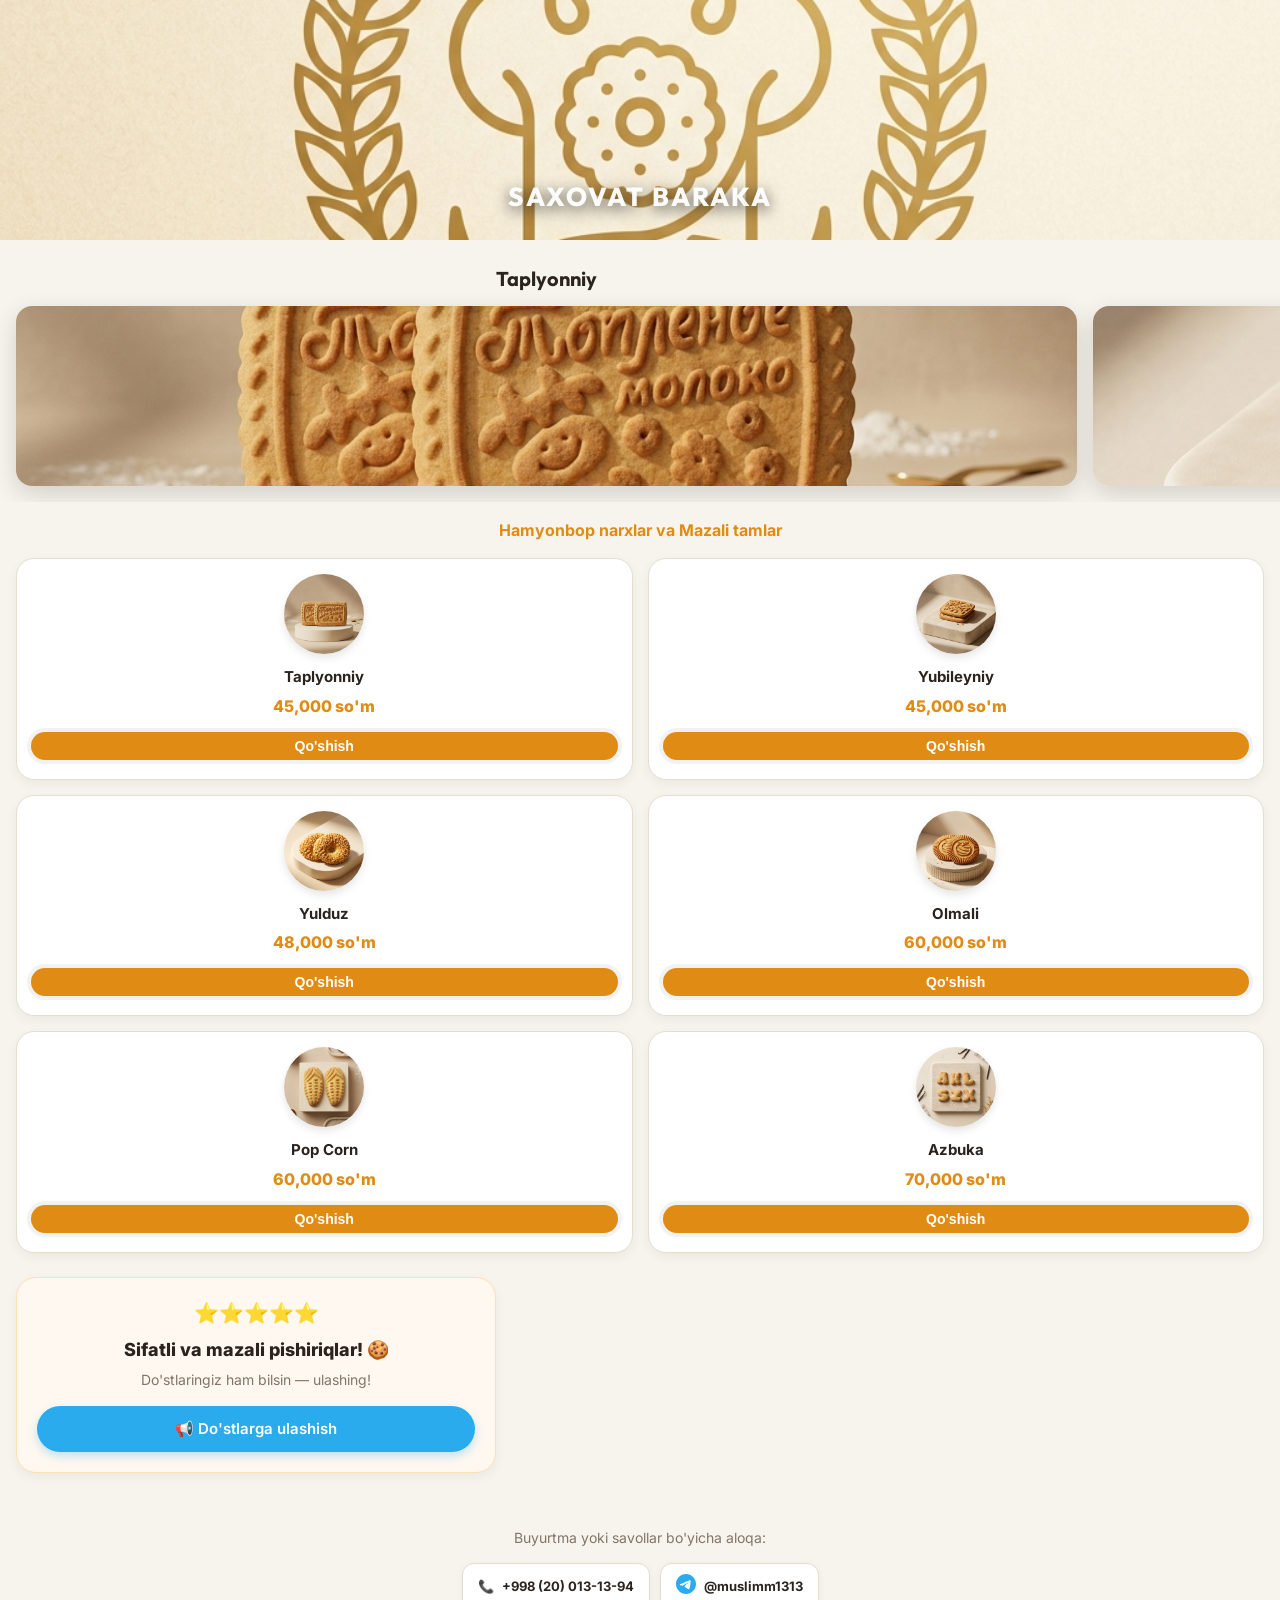
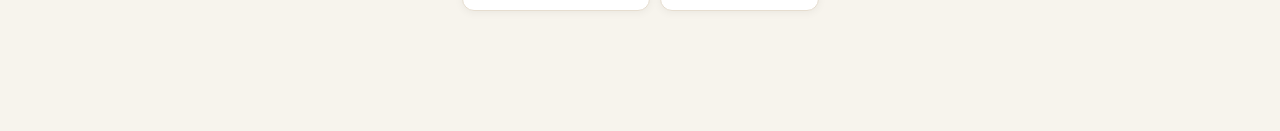
<file: docs/index.html>
<!DOCTYPE html>
<html lang="uz">
<head>
    <meta charset="UTF-8">
    <meta name="viewport" content="width=device-width, initial-scale=1.0, maximum-scale=1.0, user-scalable=no">
    <title>Saxovat Baraka - Online Market</title>
    <meta property="og:title" content="Saxovat Baraka - Sifatli va mazali pishiriqlar! 🍪">
    <meta property="og:description" content="Mazali va hamyonbop pishiriqlar buyurtma berish uchun onlayn do'kon.">
    <meta property="og:image" content="https://muslim1313.github.io/bakery-bot-crm/assets/promo_share.png">
    <meta property="og:url" content="https://muslim1313.github.io/bakery-bot-crm/">
    <meta name="twitter:card" content="summary_large_image">
    <link rel="stylesheet" href="style.css?v=1.9">
    <script src="https://telegram.org/js/telegram-web-app.js"></script>
    <link href="https://fonts.googleapis.com/css2?family=Inter:wght@400;600;800&family=Outfit:wght@500;700;800&display=swap" rel="stylesheet">
</head>
<body class="loading">
    <div id="loader" class="loader-overlay">
        <div class="spinner"></div>
    </div>

    <!-- Eski Banner-Header -->
    <div class="header banner-header">
        <div class="banner-wrapper">
            <img src="assets/logo.png" alt="Logo">
            <div class="logo-text">SAXOVAT BARAKA</div>
        </div>
    </div>

    <main id="app">
        <!-- Eski Slayder -->
        <div class="top-slider" id="topSlider">
            <!-- JavaScript orqali joylashtiriladi -->
        </div>

        <p class="subtitle-text">Hamyonbop narxlar va Mazali tamlar</p>

        <section class="product-grid" id="productGrid">
            <!-- Products will be injected here by app.js -->
        </section>

        <div class="social-proof-block">
            <div class="social-proof-stars">⭐⭐⭐⭐⭐</div>
            <div class="social-proof-title">Sifatli va mazali pishiriqlar! 🍪</div>
            <div class="social-proof-desc">Do'stlaringiz ham bilsin — ulashing!</div>
            <a
                id="shareBtn"
                class="social-proof-btn"
                href="https://t.me/share/url?url=https%3A%2F%2Ft.me%2FSaxovataBaraka_buyurtma_bot&text=Mazali%20va%20hamyonbop%20pishiriqlar%20buyurtma%20berish%20uchun%20bot"
                target="_blank"
                rel="noopener noreferrer"
                style="display:block; text-align:center; text-decoration:none;"
            >📢 Do'stlarga ulashish</a>
        </div>

        <!-- Eski Kontakt qismi -->
        <div class="contact-info">
            <p>Buyurtma yoki savollar bo'yicha aloqa:</p>
            <div class="contact-links">
                <a href="tel:+998200131394" class="c-link">
                    <span class="icon">📞</span> +998 (20) 013-13-94
                </a>
                <a href="https://t.me/muslimm1313" class="c-link" target="_blank">
                    <span class="icon">
                        <svg width="20" height="20" viewBox="0 0 24 24" fill="#2AABEE" xmlns="http://www.w3.org/2000/svg">
                            <path d="M12 0C5.373 0 0 5.373 0 12s5.373 12 12 12 12-5.373 12-12S18.627 0 12 0zm5.562 8.161c-.18.1.417 4.542-1.321 8.875-.168.9-.499 1.201-.82 1.23-.696.065-1.225-.46-1.9-.902-1.056-.693-1.653-1.124-2.678-1.8-1.185-.78-.417-1.21.258-1.91.177-.184 3.247-2.977 3.307-3.23.007-.032.014-.15-.056-.212s-.174-.041-.249-.024c-.106.024-1.793 1.14-5.061 3.345-.48.33-.913.49-1.302.48-.428-.008-1.252-.241-1.865-.44-.752-.245-1.349-.374-1.297-.789.027-.216.325-.437.896-.667 3.498-1.524 5.83-2.529 6.998-3.014 3.332-1.386 4.025-1.627 4.476-1.635.1-.002.321.023.465.14.144.117.165.25.171.325.016.093.036.306.02.472z"/>
                        </svg>
                    </span> @muslimm1313
                </a>
            </div>
        </div>
    </main>

    <!-- Yangi Savatcha Paneli (V2 uslubida) -->
    <div id="cartBar" class="cart-bar hidden">
        <div class="cart-info">
            <span id="cartCount">0 dona</span>
            <span id="cartTotal">0 so'm</span>
        </div>
        <button id="orderBtn" class="premium-btn">Buyurtma berish</button>
    </div>

    <!-- Yangi Buyurtma Oynasi (V2 uslubida) -->
    <div id="orderModal" class="modal-overlay hidden">
        <div class="modal-content glass">
            <h3>Buyurtma tafsilotlari</h3>
            <div id="cartItems" class="modal-items"></div>
            
            <div class="input-group">
                <label>Ismingiz:</label>
                <input type="text" id="userName" placeholder="Ismingizni kiriting">
            </div>

            <div class="input-group">
                <label>Telefon raqam:</label>
                <input type="tel" id="userPhone" placeholder="+998901234567">
            </div>

            <div class="input-group">
                <label>Do'kon nomi:</label>
                <input type="text" id="userStore" placeholder="Chorsu bozor 5-do'kon">
            </div>

            <p class="loc-hint">Manzilingizni aniqlash uchun geolokatsiyadan foydalanamiz.</p>

            <div class="modal-actions">
                <button id="closeModal" class="secondary-btn">Orqaga</button>
                <button id="submitOrder" class="premium-btn">Tasdiqlash</button>
            </div>
        </div>
    </div>

    <script src="app.js?v=2.5"></script>
</body>
</html>
</file>
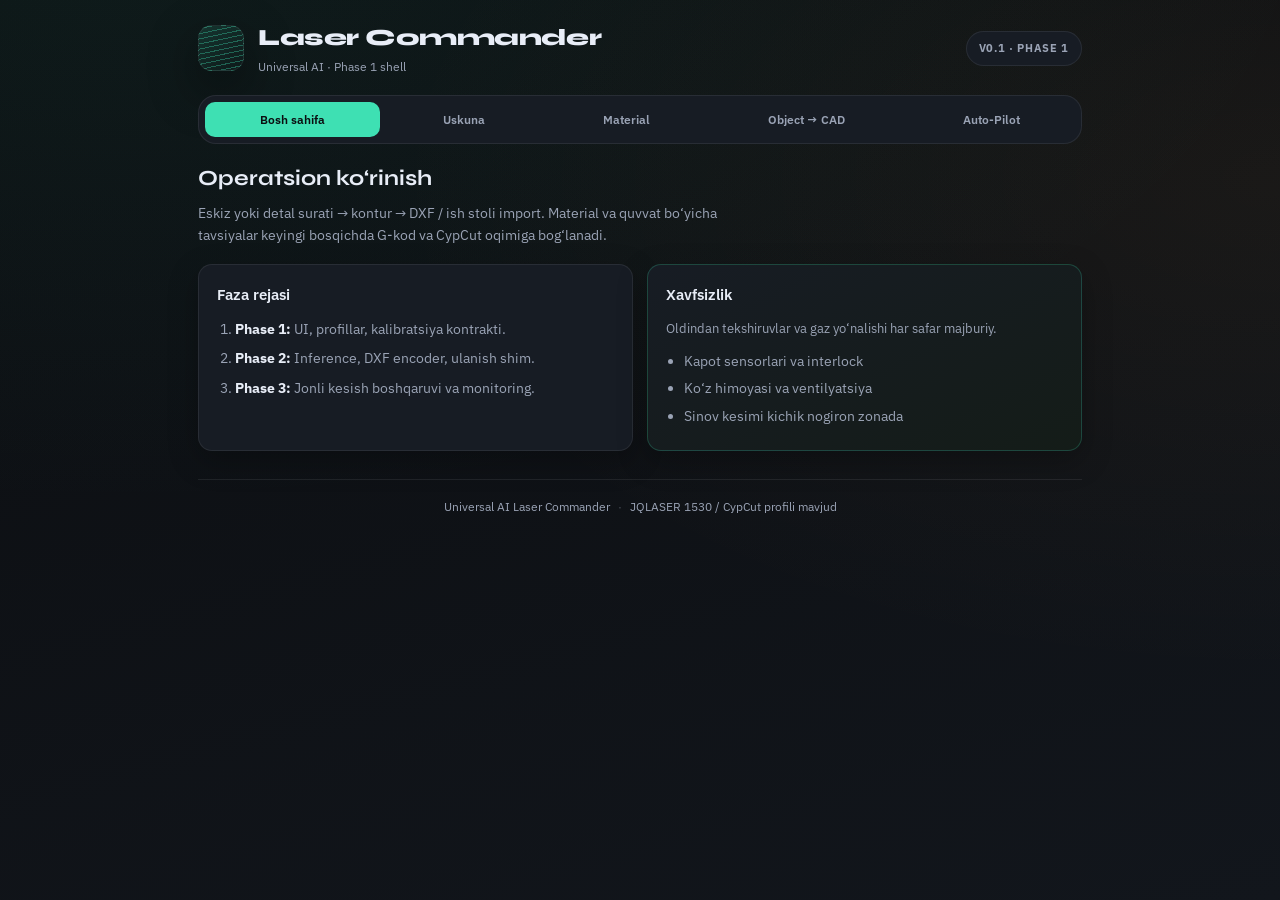
<file: laser-commander/index.html>
<!DOCTYPE html>
<html lang="uz" class="lc-loading">
<head>
    <meta charset="UTF-8">
    <meta name="viewport" content="width=device-width, initial-scale=1.0, maximum-scale=1.0, user-scalable=no">
    <title>Universal AI Laser Commander</title>
    <meta name="description" content="Object-to-CAD, uskuna profillari va aqlli kesish parametrlari">
    <link rel="stylesheet" href="style.css?v=laser-1">
    <script src="https://telegram.org/js/telegram-web-app.js"></script>
    <link rel="preconnect" href="https://fonts.googleapis.com">
    <link rel="preconnect" href="https://fonts.gstatic.com" crossorigin>
    <link href="https://fonts.googleapis.com/css2?family=IBM+Plex+Sans:wght@400;500;600&family=Syne:wght@600;700;800&family=JetBrains+Mono:wght@400;500&display=swap" rel="stylesheet">
</head>
<body>
    <div id="loader" class="lc-loader" aria-hidden="true">
        <div class="lc-loader__ring"></div>
        <p>Yuklanmoqda…</p>
    </div>

    <div class="lc-shell">
        <header class="lc-header">
            <div class="lc-brand">
                <span class="lc-brand__mark" aria-hidden="true"></span>
                <div>
                    <h1 class="lc-brand__title">Laser Commander</h1>
                    <p class="lc-brand__tag">Universal AI · Phase 1 shell</p>
                </div>
            </div>
            <span class="lc-version-pill" title="Phase 1 UI">v0.1 · Phase 1</span>
        </header>

        <nav class="lc-nav" aria-label="Asosiy menyu">
            <button type="button" class="lc-nav__btn lc-nav__btn--active" data-nav="dashboard" aria-current="page">Bosh sahifa</button>
            <button type="button" class="lc-nav__btn" data-nav="equipment">Uskuna</button>
            <button type="button" class="lc-nav__btn" data-nav="materials">Material</button>
            <button type="button" class="lc-nav__btn" data-nav="object-cad">Object → CAD</button>
            <button type="button" class="lc-nav__btn" data-nav="autopilot">Auto-Pilot</button>
        </nav>

        <main class="lc-main">
            <section class="lc-panel" data-view="dashboard">
                <h2 class="lc-h2">Operatsion ko‘rinish</h2>
                <p class="lc-lead">
                    Eskiz yoki detal surati → kontur → DXF / ish stoli import.
                    Material va quvvat bo‘yicha tavsiyalar keyingi bosqichda G-kod va CypCut oqimiga bog‘lanadi.
                </p>
                <div class="lc-grid-2">
                    <article class="lc-card">
                        <h3>Faza rejasi</h3>
                        <ol class="lc-ol">
                            <li><strong>Phase 1:</strong> UI, profillar, kalibratsiya kontrakti.</li>
                            <li><strong>Phase 2:</strong> Inference, DXF encoder, ulanish shim.</li>
                            <li><strong>Phase 3:</strong> Jonli kesish boshqaruvi va monitoring.</li>
                        </ol>
                    </article>
                    <article class="lc-card lc-card--accent">
                        <h3>Xavfsizlik</h3>
                        <p class="lc-muted">Oldindan tekshiruvlar va gaz yo‘nalishi har safar majburiy.</p>
                        <ul class="lc-list">
                            <li>Kapot sensorlari va interlock</li>
                            <li>Ko‘z himoyasi va ventilyatsiya</li>
                            <li>Sinov kesimi kichik nogiron zonada</li>
                        </ul>
                    </article>
                </div>
            </section>

            <section class="lc-panel" data-view="equipment" hidden>
                <h2 class="lc-h2">Uskunani tanlash</h2>
                <p class="lc-lead">
                    Model tanlanganda ish maydoni, boshqaruv oilasi va CAD chiqishlari avtomatik moslanadi.
                    <strong>JQLASER 1530</strong> uchun <strong>CypCut</strong> profili quyida kengaytirilgan.
                </p>
                <div class="lc-field">
                    <label for="hardware-select">Faol profil</label>
                    <select id="hardware-select" class="lc-select"></select>
                </div>
                <article id="hardware-detail" class="lc-card lc-card--detail"></article>
            </section>

            <section class="lc-panel" data-view="materials" hidden>
                <h2 class="lc-h2">Material sozlamalari</h2>
                <p class="lc-lead">
                    Material va qalinlik bo‘yicha boshlang‘ich kesish rejimi.
                    AI tavsiyasi hozircha heuristik; Phase 2 da model bilan almashtiriladi.
                </p>
                <div class="lc-form-row">
                    <div class="lc-field">
                        <label for="material-select">Material</label>
                        <select id="material-select" class="lc-select"></select>
                    </div>
                    <div class="lc-field">
                        <label for="thickness-input">Qalinlik (mm)</label>
                        <input type="number" id="thickness-input" class="lc-input" min="0.1" step="0.1" value="3">
                    </div>
                    <div class="lc-field">
                        <label for="power-kw-select">Nominal lazer (kW)</label>
                        <select id="power-kw-select" class="lc-select"></select>
                    </div>
                </div>
                <button type="button" id="btn-refresh-ai-params" class="lc-btn lc-btn--primary">AI tavsiyasini yangilash</button>

                <article class="lc-card lc-card--smart">
                    <header class="lc-card__head">
                        <h3>Aqlli parametrlar</h3>
                        <span class="lc-chip lc-chip--pulse">Demo rejimi</span>
                    </header>
                    <div id="smart-params-body"></div>
                </article>
            </section>

            <section class="lc-panel" data-view="object-cad" hidden>
                <h2 class="lc-h2">Object → CAD · masshtablash moduli</h2>
                <p class="lc-lead">
                    Yuklangan surat konturlari va fizik o‘lcham bilan bog‘lanadi.
                    Kalibratsiya: ma’lum uzunlikni piksellarda ko‘rsating.
                </p>

                <div class="lc-upload">
                    <label class="lc-upload__zone">
                        <input type="file" id="part-photo-input" accept="image/*" hidden>
                        <span class="lc-upload__title">Detal / eskiz fotosi</span>
                        <span class="lc-upload__hint">PNG, JPG — Phase 2 da RAW / multispectral</span>
                    </label>
                </div>

                <div class="lc-form-row">
                    <div class="lc-field">
                        <label for="ref-mm">Etalon uzunlik (mm)</label>
                        <input type="number" id="ref-mm" class="lc-input" placeholder="masalan 50" min="0">
                    </div>
                    <div class="lc-field">
                        <label for="ref-px">Shu uzunlik suratda (px)</label>
                        <input type="number" id="ref-px" class="lc-input" placeholder="masalan 240" min="1">
                    </div>
                </div>

                <button type="button" id="btn-run-analysis" class="lc-btn lc-btn--primary">Tahlil (stub) ishga tushirish</button>
                <p id="object-cad-status" class="lc-status" aria-live="polite"></p>
                <div id="object-cad-detail" class="lc-sub"></div>

                <article class="lc-card">
                    <h3>Konveyor bosqichlari</h3>
                    <ul id="pipeline-overview" class="lc-pipeline"></ul>
                </article>
            </section>

            <section class="lc-panel" data-view="autopilot" hidden>
                <h2 class="lc-h2">Auto-Pilot kesish</h2>
                <p class="lc-lead">
                    Uskunaga to‘g‘ridan-to‘g‘ri buyruq — ulanish holati va watchdog keyingi bosqichda.
                </p>
                <div class="lc-connect-row">
                    <span id="conn-chip" class="lc-chip lc-chip--bad">Ulanmagan</span>
                    <span class="lc-muted">Bridge: Phase 2</span>
                </div>
                <div class="lc-card lc-card--ghost">
                    <p><strong>Sessiya:</strong> faol profil va material parametrlari xotirada.</p>
                    <button type="button" class="lc-btn lc-btn--danger" disabled>Kesishni boshlash (disable)</button>
                    <p class="lc-disclaimer">Jonli boshqaruv faqat sinov zonasi va qoidalari tasdiqlangach yoqiladi.</p>
                </div>
            </section>
        </main>

        <footer class="lc-footer">
            <span>Universal AI Laser Commander</span>
            <span class="lc-footer__sep">·</span>
            <span>JQLASER 1530 / CypCut profili mavjud</span>
        </footer>
    </div>

    <script type="module" src="laser-app.js?v=laser-1"></script>
</body>
</html>
</file>
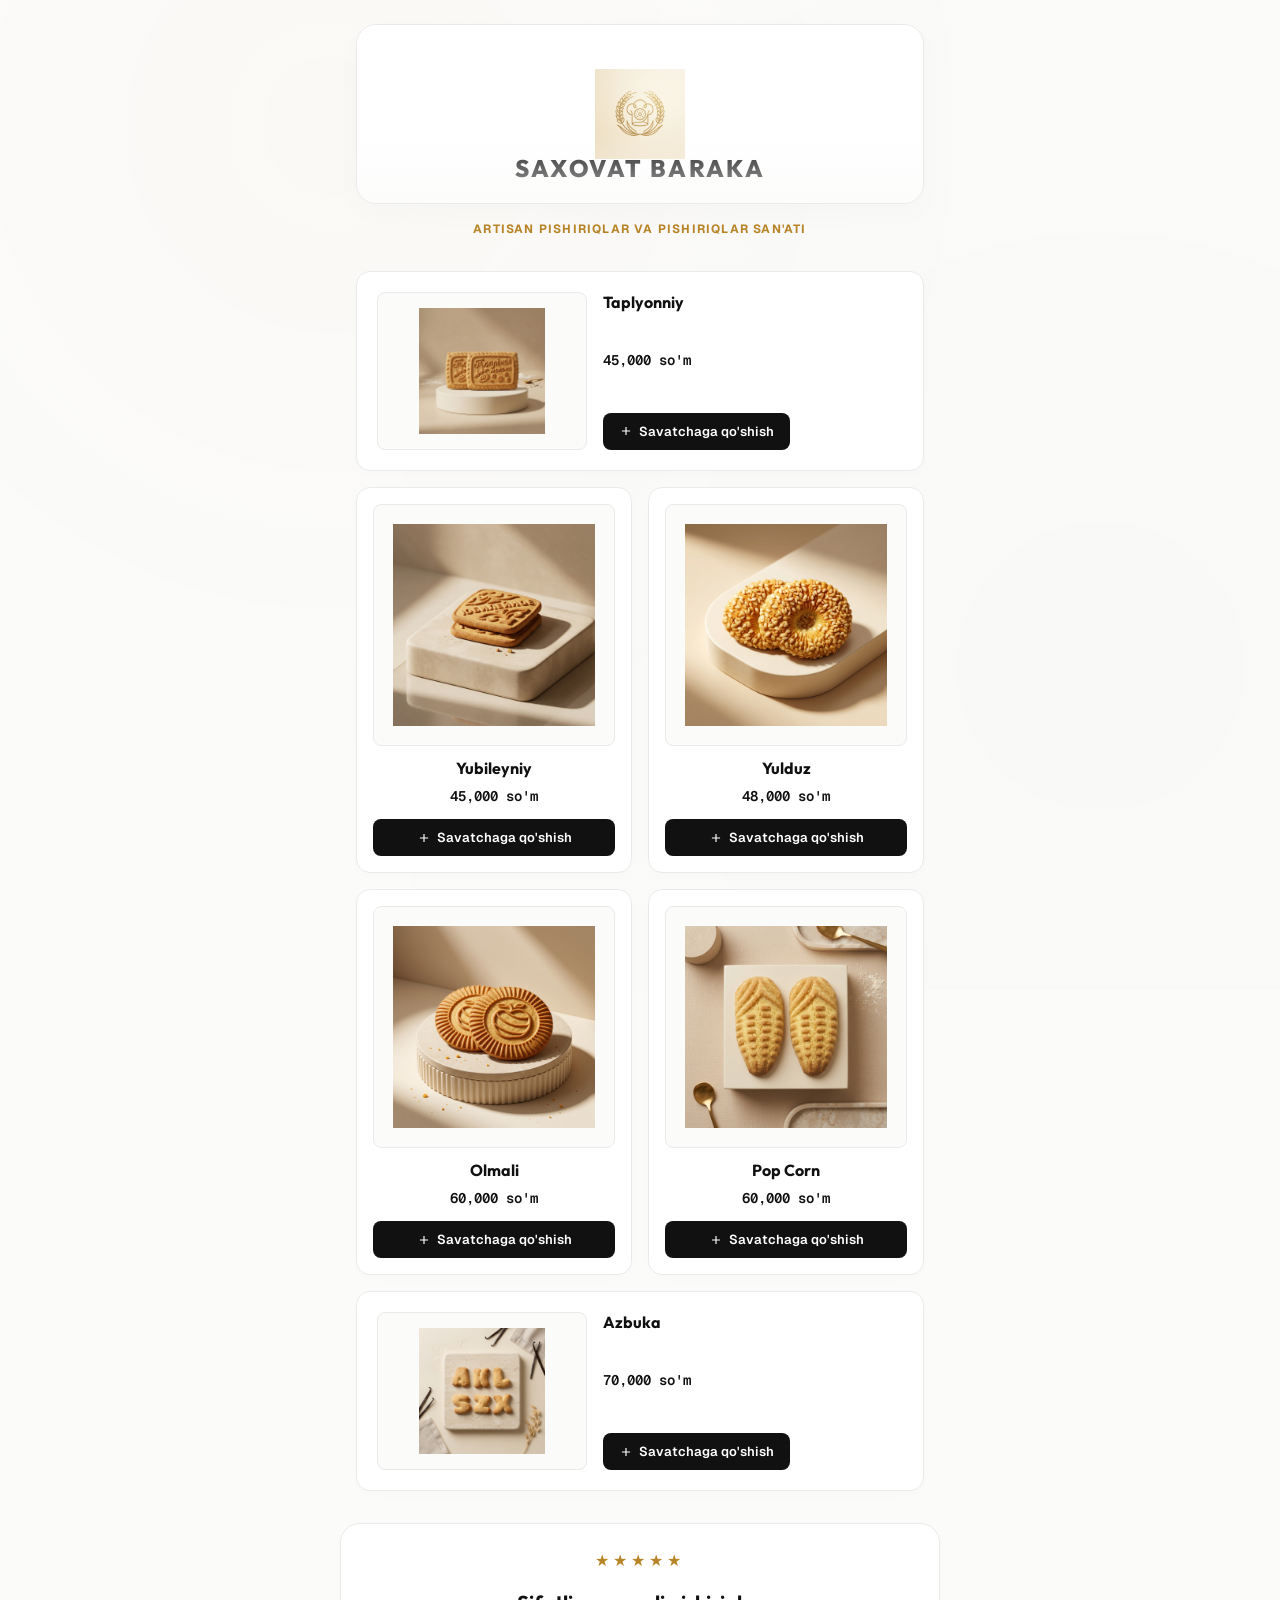
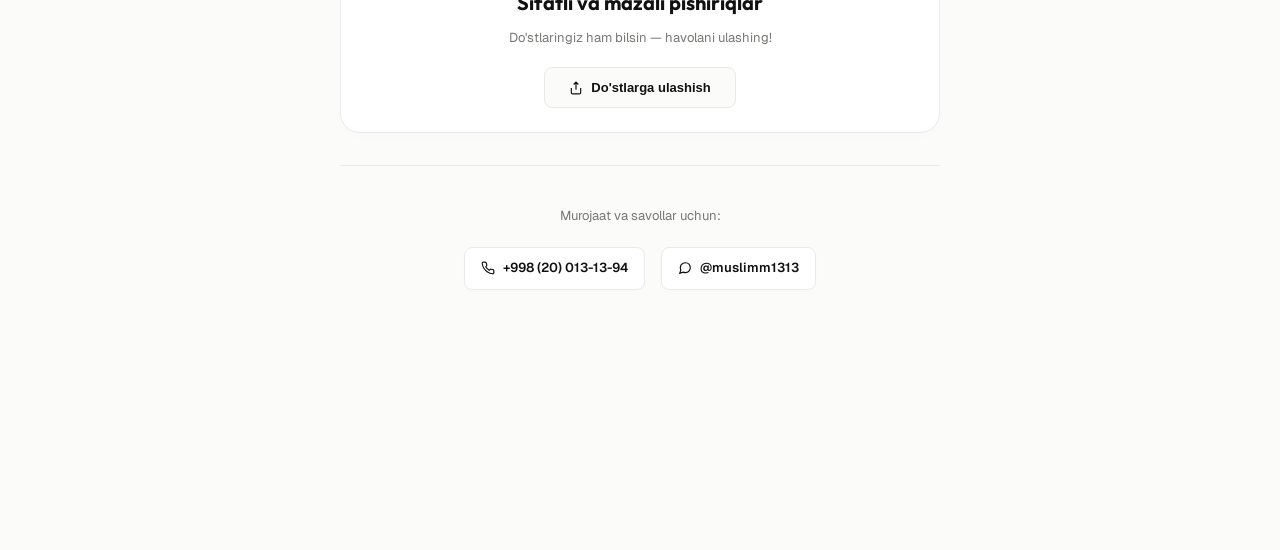
<file: webapp/index.html>
<!DOCTYPE html>
<html lang="uz">
<head>
    <meta charset="UTF-8">
    <meta name="viewport" content="width=device-width, initial-scale=1.0, maximum-scale=1.0, user-scalable=no">
    <title>Saxovat Baraka — Premium Artisan Market</title>
    <meta property="og:title" content="Saxovat Baraka - Sifatli va mazali pishiriqlar!">
    <meta property="og:description" content="Mazali va hamyonbop pishiriqlar buyurtma berish uchun onlayn do'kon.">
    <meta property="og:image" content="https://muslim1313.github.io/bakery-bot-crm/assets/promo_share.png">
    <meta property="og:url" content="https://muslim1313.github.io/bakery-bot-crm/">
    <meta name="twitter:card" content="summary_large_image">
    <!-- Premium Fonts -->
    <link href="https://fonts.googleapis.com/css2?family=Outfit:wght@400;500;600;700;800&family=Geist+Mono:wght@400;600&family=Geist:wght@400;500;600&display=swap" rel="stylesheet">
    <link rel="stylesheet" href="style.css">
    <script src="https://telegram.org/js/telegram-web-app.js"></script>
    <script src="https://cdnjs.cloudflare.com/ajax/libs/gsap/3.12.2/gsap.min.js"></script>
</head>
<body class="loading-state">
    <!-- Premium Skeletal Loader Overlay -->
    <div id="loader" class="loader-overlay">
        <div class="loader-container">
            <div class="skeleton skeleton-logo"></div>
            <div class="skeleton skeleton-title"></div>
            <div class="skeleton skeleton-subtitle"></div>
        </div>
    </div>

    <!-- Background Ambient Glow -->
    <div class="ambient-glow"></div>

    <div class="app-container">
        <!-- Premium Brand Header -->
        <header class="banner-header">
            <div class="banner-wrapper">
                <img src="assets/logo.png" alt="Saxovat Baraka Logo">
                <h1 class="logo-text">SAXOVAT BARAKA</h1>
            </div>
            <p class="subtitle-text">Artisan pishiriqlar va pishiriqlar san'ati</p>
        </header>

        <!-- Asymmetrical Bento Grid -->
        <main class="product-grid" id="productGrid">
            <!-- Skeleton cards for loading state -->
            <div class="product-card skeleton-card">
                <div class="skeleton skeleton-img"></div>
                <div class="skeleton skeleton-text-h"></div>
                <div class="skeleton skeleton-text-p"></div>
            </div>
            <div class="product-card skeleton-card">
                <div class="skeleton skeleton-img"></div>
                <div class="skeleton skeleton-text-h"></div>
                <div class="skeleton skeleton-text-p"></div>
            </div>
        </main>

        <!-- Social Proof & Sharing Section (Anti-Emoji, Clean SVG Icon) -->
        <section class="social-proof-block">
            <div class="social-proof-stars">
                ★★★★★
            </div>
            <h3 class="social-proof-title">Sifatli va mazali pishiriqlar</h3>
            <p class="social-proof-desc">Do'stlaringiz ham bilsin — havolani ulashing!</p>
            <button id="shareBtn" class="social-proof-btn">
                <svg class="icon" viewBox="0 0 24 24" fill="none" stroke="currentColor" stroke-width="2" style="width: 14px; height: 14px; margin-right: 8px;"><path d="M4 12v8a2 2 0 0 0 2 2h12a2 2 0 0 0 2-2v-8M16 6l-4-4-4 4M12 2v13"/></svg>
                Do'stlarga ulashish
            </button>
        </section>

        <!-- Contact Section -->
        <footer class="contact-info">
            <p>Murojaat va savollar uchun:</p>
            <div class="contact-links">
                <a href="tel:+998200131394" class="c-link">
                    <span class="icon">
                        <svg viewBox="0 0 24 24" fill="none" stroke="currentColor" stroke-width="2" style="width: 14px; height: 14px;"><path d="M22 16.92v3a2 2 0 0 1-2.18 2 19.79 19.79 0 0 1-8.63-3.07 19.5 19.5 0 0 1-6-6 19.79 19.79 0 0 1-3.07-8.67A2 2 0 0 1 4.11 2h3a2 2 0 0 1 2 1.72 12.84 12.84 0 0 0 .7 2.81 2 2 0 0 1-.45 2.11L8.09 9.91a16 16 0 0 0 6 6l1.27-1.27a2 2 0 0 1 2.11-.45 12.84 12.84 0 0 0 2.81.7A2 2 0 0 1 22 16.92z"/></svg>
                    </span>
                    <span>+998 (20) 013-13-94</span>
                </a>
                <a href="https://t.me/muslimm1313" class="c-link" target="_blank">
                    <span class="icon">
                        <svg viewBox="0 0 24 24" fill="none" stroke="currentColor" stroke-width="2" style="width: 14px; height: 14px;"><path d="M21 11.5a8.38 8.38 0 0 1-.9 3.8 8.5 8.5 0 0 1-7.6 4.7 8.38 8.38 0 0 1-3.8-.9L3 21l1.9-5.7a8.38 8.38 0 0 1-.9-3.8 8.5 8.5 0 0 1 4.7-7.6 8.38 8.38 0 0 1 3.8-.9h.5a8.48 8.48 0 0 1 8 8v.5z"/></svg>
                    </span>
                    <span>@muslimm1313</span>
                </a>
            </div>
        </footer>
    </div>

    <!-- Floating Mac-Style Dock/Cart Bar -->
    <div id="cartBar" class="cart-bar hidden">
        <div class="cart-info">
            <span id="cartCount">0 dona</span>
            <span id="cartTotal">0 so'm</span>
        </div>
        <button id="orderBtn" class="premium-btn">
            Buyurtma berish
            <svg viewBox="0 0 24 24" fill="none" stroke="currentColor" stroke-width="2" style="width: 14px; height: 14px; margin-left: 8px; display: inline-block; vertical-align: middle;"><polyline points="9 18 15 12 9 6"/></svg>
        </button>
    </div>

    <!-- Styled Full-Screen Order Modal (Anti-Card overlap) -->
    <div id="orderModal" class="modal-overlay hidden">
        <div class="modal-content">
            <h3>Buyurtma tafsilotlari</h3>
            
            <div id="cartItems" class="modal-items"></div>

            <div class="form-container" style="display: flex; flex-direction: column; gap: 16px;">
                <div class="input-group">
                    <label for="userName">Ismingiz</label>
                    <input type="text" id="userName" placeholder="Ismingizni kiriting" autocomplete="name">
                </div>

                <div class="input-group">
                    <label for="userPhone">Telefon raqamingiz</label>
                    <input type="tel" id="userPhone" placeholder="+998901234567" autocomplete="tel">
                </div>

                <div class="input-group">
                    <label for="userStore">Do'koningiz nomi va raqami</label>
                    <input type="text" id="userStore" placeholder="Masalan: Chorsu bozor, 5-do'kon">
                </div>
            </div>

            <p class="loc-hint">
                Buyurtmangizni tezroq yetkazish uchun joylashuvingiz avtomatik aniqlanadi.
            </p>

            <footer class="modal-actions">
                <button id="closeModal" class="secondary-btn" style="flex: 1; height: 44px;">
                    Yopish
                </button>
                <button id="submitOrder" class="premium-btn" style="flex: 2; height: 44px;">
                    Buyurtmani tasdiqlash
                </button>
            </footer>
        </div>
    </div>

    <script src="app.js"></script>
</body>
</html>
</file>
<file: docs/style.css>
:root {
    --bg-color: #f7f4ed;
    --text-color: #2b231d;
    --hint-color: #827568;
    --btn-color: #e08c14;
    --btn-text: #ffffff;
    --card-bg: #ffffff;
    --glass-border: #e6ddcf;
    
    --glass-bg: rgba(255, 255, 255, 0.7);
}

/* Dark Mode disabled - Light Mode Only */

* {
    box-sizing: border-box;
    margin: 0;
    padding: 0;
    -webkit-tap-highlight-color: transparent;
}

body {
    font-family: 'Inter', sans-serif;
    background-color: var(--bg-color);
    color: var(--text-color);
    line-height: 1.5;
    padding-bottom: 0; /* Reset bottom padding */
    min-height: 100vh;
}

/* Loader */
.loader-overlay {
    position: fixed;
    top: 0; left: 0; right: 0; bottom: 0;
    background: var(--bg-color);
    z-index: 1000;
    display: flex;
    justify-content: center;
    align-items: center;
}
.spinner {
    width: 40px;
    height: 40px;
    border: 4px solid var(--glass-border);
    border-top: 4px solid var(--btn-color);
    border-radius: 50%;
    animation: spin 1s linear infinite;
}
@keyframes spin { 0% { transform: rotate(0deg); } 100% { transform: rotate(360deg); } }

/* Asl Banner Header */
.banner-header {
    display: flex;
    flex-direction: column;
    align-items: center;
    width: 100%;
    padding: 0;
}
.banner-wrapper {
    position: relative;
    width: 100%;
    height: 240px;
    overflow: hidden;
}
.banner-wrapper img {
    width: 100%;
    height: 100%;
    object-fit: cover;
}
.logo-text {
    position: absolute;
    bottom: 24px;
    left: 50%;
    transform: translateX(-50%);
    font-family: 'Outfit', sans-serif;
    font-size: 26px;
    font-weight: 800;
    color: rgba(255, 255, 255, 0.95);
    letter-spacing: 2px;
    text-shadow: 0px 4px 15px rgba(0, 0, 0, 0.7);
    white-space: nowrap;
}

/* Slayder */
.top-slider {
    display: flex;
    overflow-x: auto;
    scroll-snap-type: x mandatory;
    gap: 16px;
    padding: 24px 16px 16px 16px;
    scrollbar-width: none;
}
.top-slider::-webkit-scrollbar { display: none; }

.slide-item {
    flex: 0 0 85%;
    scroll-snap-align: center;
}
.slide-title-outer {
    text-align: center;
    font-size: 20px;
    font-family: 'Outfit', sans-serif;
    font-weight: 700;
    margin-bottom: 12px;
}
.slide-image-wrapper {
    height: 180px;
    border-radius: 16px;
    overflow: hidden;
    box-shadow: 0 8px 24px rgba(0,0,0,0.15);
    background-color: var(--card-bg);
}
.slide-image-wrapper img {
    width: 100%;
    height: 100%;
    object-fit: cover;
}

.subtitle-text {
    margin: 16px;
    font-size: 16px;
    font-weight: 700;
    text-align: center;
    color: var(--btn-color);
}

/* Product Grid */
.product-grid {
    display: grid;
    grid-template-columns: 1fr 1fr;
    gap: 15px;
    padding: 0 16px;
}

.product-card {
    background: var(--card-bg);
    border: 1px solid var(--glass-border);
    border-radius: 18px;
    padding: 15px 10px;
    display: flex;
    flex-direction: column;
    align-items: center;
    box-shadow: 0 4px 12px rgba(0,0,0,0.05);
}

.img-container {
    width: 80px;
    height: 80px;
    border-radius: 50%;
    overflow: hidden;
    margin-bottom: 12px;
    box-shadow: 0 4px 8px rgba(0,0,0,0.1);
}
.img-container img {
    width: 100%;
    height: 100%;
    object-fit: cover;
}

.product-info {
    text-align: center;
    width: 100%;
}
.product-info h3 { font-size: 15px; margin-bottom: 5px; }
.product-info .price { font-size: 16px; font-weight: 800; color: var(--btn-color); margin-bottom: 10px; }

/* Out of Stock Style */
.product-card.out-of-stock {
    opacity: 0.5;
    filter: grayscale(1);
    pointer-events: none;
    position: relative;
}
.qty-control span {
    display: block;
    width: 100%;
    text-align: center;
}

/* Qty Control */
.qty-control {
    display: flex;
    align-items: center;
    justify-content: space-between;
    width: 100%;
    background: rgba(128, 128, 128, 0.1);
    border-radius: 20px;
    padding: 4px;
}
.qty-btn {
    width: 45px;
    height: 32px;
    border-radius: 8px;
    border: none;
    background: var(--btn-color);
    color: #fff;
    font-size: 18px;
    font-weight: bold;
}

/* Social Proof Block */
.social-proof-block {
    max-width: 480px;
    margin: 24px 16px;
    background-color: #fff8f0;
    border: 1px solid #ffe0b2;
    border-radius: 20px;
    padding: 20px;
    text-align: center;
    box-shadow: 0 4px 12px rgba(0,0,0,0.05);
}

.social-proof-stars {
    font-size: 20px;
    margin-bottom: 8px;
}

.social-proof-title {
    font-size: 18px;
    font-weight: 800;
    color: var(--text-color);
    margin-bottom: 6px;
}

.social-proof-desc {
    font-size: 14px;
    color: var(--hint-color);
    margin-bottom: 16px;
}

.social-proof-btn {
    display: inline-block;
    background-color: #2AABEE;
    color: #ffffff;
    text-decoration: none;
    font-weight: 600;
    font-size: 15px;
    padding: 12px 24px;
    border-radius: 50px;
    border: none;
    cursor: pointer;
    box-shadow: 0 4px 10px rgba(42, 171, 238, 0.3);
}

/* Kontakt qismi */
.contact-info {
    text-align: center;
    padding: 30px 16px 120px 16px; /* Space for the fixed cart bar */
}
.contact-info p { font-size: 14px; color: var(--hint-color); margin-bottom: 15px; }
.contact-links { display: flex; justify-content: center; gap: 10px; }
.c-link {
    background: var(--card-bg);
    border: 1px solid var(--glass-border);
    padding: 10px 15px;
    border-radius: 12px;
    text-decoration: none;
    color: var(--text-color);
    font-weight: 700;
    font-size: 13px;
    display: flex;
    align-items: center;
    gap: 8px;
    box-shadow: 0 2px 8px rgba(0,0,0,0.05);
}

/* Savatcha (V2) */
.cart-bar {
    position: fixed;
    bottom: 20px;
    left: 16px;
    right: 16px;
    height: 65px;
    background: var(--glass-bg);
    backdrop-filter: blur(15px);
    -webkit-backdrop-filter: blur(15px);
    border: 1px solid var(--glass-border);
    border-radius: 20px;
    display: flex;
    align-items: center;
    justify-content: space-between;
    padding: 0 15px;
    z-index: 100;
    box-shadow: 0 8px 32px rgba(0,0,0,0.1);
}
.cart-bar.hidden { display: none; }
#cartCount { font-size: 12px; color: var(--hint-color); }
#cartTotal { font-size: 18px; font-weight: 800; color: var(--btn-color); }

.premium-btn {
    background: var(--btn-color);
    color: #fff;
    border: none;
    padding: 12px 20px;
    border-radius: 15px;
    font-weight: 700;
    font-size: 14px;
}

/* Modal (V2) */
.modal-overlay {
    position: fixed;
    top: 0; left: 0; right: 0; bottom: 0;
    background: rgba(0,0,0,0.6);
    z-index: 200;
    display: flex;
    justify-content: center;
    align-items: flex-end;
}
.modal-content {
    width: 100%;
    max-width: 500px;
    background: var(--bg-color);
    padding: 25px;
    border-top-left-radius: 30px;
    border-top-right-radius: 30px;
}
.hidden { display: none !important; }

.input-group { margin: 15px 0; }
.input-group label { display: block; margin-bottom: 5px; font-size: 13px; color: var(--hint-color); }
.input-group input {
    width: 100%;
    padding: 12px;
    border-radius: 12px;
    border: 1px solid var(--glass-border);
    background: var(--card-bg);
    color: var(--text-color);
    font-size: 16px;
    outline: none;
}
.modal-actions { display: flex; gap: 10px; margin-top: 20px; }
.secondary-btn { flex: 1; background: var(--glass-border); border: none; padding: 12px; border-radius: 12px; }
.loc-hint { font-size: 11px; color: var(--hint-color); text-align: center; margin-top: 10px; }
</file>
<file: laser-commander/style.css>
/* Universal AI Laser Commander — Phase 1 UI
   Typography: Syne (display) + IBM Plex Sans + JetBrains Mono */

:root {
    --lc-bg0: #0b0d10;
    --lc-bg1: #12161c;
    --lc-surface: #171c24;
    --lc-elev: #1e2530;
    --lc-border: rgba(232, 237, 247, 0.08);
    --lc-text: #e8edf7;
    --lc-muted: #9aa3b5;
    --lc-accent: #3ee0b3;
    --lc-accent-dim: rgba(62, 224, 179, 0.14);
    --lc-warn: #ffb14a;
    --lc-danger: #ff5c6c;
    --lc-line: rgba(62, 224, 179, 0.35);
    --lc-font-sans: 'IBM Plex Sans', system-ui, sans-serif;
    --lc-font-display: 'Syne', var(--lc-font-sans);
    --lc-font-mono: 'JetBrains Mono', ui-monospace, monospace;
    --lc-radius: 14px;
    --lc-shadow: 0 18px 50px rgba(0, 0, 0, 0.45);
}

*,
*::before,
*::after {
    box-sizing: border-box;
}

html.lc-loading body {
    overflow: hidden;
}

body {
    margin: 0;
    min-height: 100dvh;
    font-family: var(--lc-font-sans);
    font-size: 15px;
    line-height: 1.55;
    color: var(--lc-text);
    background:
        radial-gradient(1200px 600px at 10% -10%, rgba(62, 224, 179, 0.07), transparent),
        radial-gradient(900px 500px at 100% 20%, rgba(255, 177, 74, 0.05), transparent),
        linear-gradient(165deg, var(--lc-bg0), var(--lc-bg1));
    -webkit-font-smoothing: antialiased;
}

.lc-loader {
    position: fixed;
    inset: 0;
    z-index: 1000;
    display: flex;
    flex-direction: column;
    align-items: center;
    justify-content: center;
    gap: 16px;
    background: var(--lc-bg0);
    transition: opacity 0.35s ease;
}
.lc-loader.hidden {
    display: none !important;
}
.lc-loader__ring {
    width: 44px;
    height: 44px;
    border-radius: 50%;
    border: 3px solid var(--lc-border);
    border-top-color: var(--lc-accent);
    animation: lc-spin 0.85s linear infinite;
}
@keyframes lc-spin {
    to {
        transform: rotate(360deg);
    }
}
.lc-loader p {
    margin: 0;
    font-size: 13px;
    color: var(--lc-muted);
}

.lc-shell {
    max-width: 920px;
    margin: 0 auto;
    padding: 20px 18px 48px;
    display: flex;
    flex-direction: column;
    gap: 18px;
}

.lc-header {
    display: flex;
    flex-wrap: wrap;
    align-items: flex-start;
    justify-content: space-between;
    gap: 14px;
}

.lc-brand {
    display: flex;
    gap: 14px;
    align-items: center;
}

.lc-brand__mark {
    width: 46px;
    height: 46px;
    border-radius: 14px;
    background:
        linear-gradient(145deg, var(--lc-accent-dim), transparent),
        repeating-linear-gradient(
            -12deg,
            transparent,
            transparent 4px,
            var(--lc-line) 4px,
            var(--lc-line) 5px
        );
    border: 1px solid var(--lc-border);
    box-shadow: var(--lc-shadow);
}

.lc-brand__title {
    margin: 0;
    font-family: var(--lc-font-display);
    font-weight: 800;
    font-size: 1.45rem;
    letter-spacing: -0.02em;
}

.lc-brand__tag {
    margin: 2px 0 0;
    font-size: 12px;
    color: var(--lc-muted);
}

.lc-link-external {
    align-self: center;
    font-size: 13px;
    font-weight: 600;
    color: var(--lc-accent);
    text-decoration: none;
    padding: 8px 14px;
    border-radius: 999px;
    border: 1px solid var(--lc-border);
    background: var(--lc-surface);
}
.lc-link-external:hover {
    border-color: rgba(62, 224, 179, 0.35);
}

.lc-version-pill {
    align-self: center;
    font-size: 11px;
    font-weight: 700;
    letter-spacing: 0.06em;
    text-transform: uppercase;
    color: var(--lc-muted);
    padding: 8px 12px;
    border-radius: 999px;
    border: 1px solid var(--lc-border);
    background: var(--lc-surface);
}

.lc-nav {
    display: flex;
    flex-wrap: wrap;
    gap: 8px;
    padding: 6px;
    border-radius: calc(var(--lc-radius) + 4px);
    background: var(--lc-surface);
    border: 1px solid var(--lc-border);
}

.lc-nav__btn {
    flex: 1 1 auto;
    min-width: max-content;
    border: none;
    border-radius: 10px;
    padding: 10px 12px;
    font-family: inherit;
    font-size: 12px;
    font-weight: 600;
    color: var(--lc-muted);
    background: transparent;
    cursor: pointer;
    transition:
        background 0.15s,
        color 0.15s;
}
.lc-nav__btn:hover {
    color: var(--lc-text);
    background: var(--lc-elev);
}
.lc-nav__btn--active {
    color: var(--lc-bg0);
    background: var(--lc-accent);
}

.lc-main {
    display: flex;
    flex-direction: column;
    gap: 10px;
}

.lc-panel {
    animation: lc-fade 0.35s ease;
}
@keyframes lc-fade {
    from {
        opacity: 0;
        transform: translateY(6px);
    }
    to {
        opacity: 1;
        transform: none;
    }
}

.lc-h2 {
    margin: 0 0 8px;
    font-family: var(--lc-font-display);
    font-size: 1.35rem;
    font-weight: 700;
}

.lc-lead {
    margin: 0 0 18px;
    color: var(--lc-muted);
    font-size: 14px;
    max-width: 72ch;
}
.lc-lead strong {
    color: var(--lc-text);
}

.lc-grid-2 {
    display: grid;
    gap: 14px;
}
@media (min-width: 680px) {
    .lc-grid-2 {
        grid-template-columns: 1fr 1fr;
    }
}

.lc-card {
    padding: 18px 18px 16px;
    border-radius: var(--lc-radius);
    background: var(--lc-surface);
    border: 1px solid var(--lc-border);
    box-shadow: 0 10px 30px rgba(0, 0, 0, 0.25);
}
.lc-card h3 {
    margin: 0 0 12px;
    font-size: 15px;
    font-weight: 600;
}

.lc-card--accent {
    border-color: rgba(62, 224, 179, 0.22);
    background: linear-gradient(155deg, var(--lc-surface), #141c18);
}

.lc-card--smart {
    margin-top: 16px;
}

.lc-card--detail {
    margin-top: 14px;
}

.lc-card--ghost {
    opacity: 0.92;
}

.lc-card__head {
    display: flex;
    align-items: center;
    justify-content: space-between;
    gap: 10px;
    margin-bottom: 12px;
}
.lc-card__head h3 {
    margin: 0;
}

.lc-subpanel {
    margin-top: 14px;
    padding-top: 12px;
    border-top: 1px solid var(--lc-border);
}
.lc-subpanel h4 {
    margin: 0 0 8px;
    font-size: 13px;
    font-weight: 600;
    color: var(--lc-muted);
}

.lc-ol {
    margin: 0;
    padding-left: 1.1rem;
    color: var(--lc-muted);
    font-size: 14px;
}
.lc-ol li {
    margin-bottom: 8px;
}
.lc-ol strong {
    color: var(--lc-text);
}

.lc-list {
    margin: 0;
    padding-left: 1.1rem;
    color: var(--lc-muted);
    font-size: 14px;
}
.lc-list li {
    margin-bottom: 6px;
}
.lc-list--compact li {
    margin-bottom: 4px;
}

.lc-field {
    display: flex;
    flex-direction: column;
    gap: 6px;
    margin-bottom: 12px;
}
.lc-field label {
    font-size: 12px;
    font-weight: 600;
    color: var(--lc-muted);
}

.lc-select,
.lc-input {
    font-family: inherit;
    font-size: 15px;
    padding: 11px 12px;
    border-radius: 11px;
    border: 1px solid var(--lc-border);
    background: var(--lc-elev);
    color: var(--lc-text);
    outline: none;
}
.lc-select:focus,
.lc-input:focus {
    border-color: rgba(62, 224, 179, 0.45);
}

.lc-form-row {
    display: grid;
    gap: 12px;
}
@media (min-width: 640px) {
    .lc-form-row {
        grid-template-columns: repeat(2, 1fr);
    }
    .lc-form-row--3 {
        grid-template-columns: repeat(3, 1fr);
    }
}

.lc-btn {
    font-family: inherit;
    font-weight: 700;
    font-size: 14px;
    padding: 12px 18px;
    border-radius: 12px;
    border: 1px solid var(--lc-border);
    cursor: pointer;
    background: var(--lc-elev);
    color: var(--lc-text);
}
.lc-btn--primary {
    background: var(--lc-accent);
    color: #08110e;
    border-color: transparent;
    margin-top: 4px;
}
.lc-btn--primary:hover {
    filter: brightness(1.06);
}
.lc-btn--danger {
    margin-top: 12px;
    background: rgba(255, 92, 108, 0.15);
    color: var(--lc-danger);
    border-color: rgba(255, 92, 108, 0.35);
}

.lc-chip {
    display: inline-flex;
    align-items: center;
    padding: 4px 10px;
    border-radius: 999px;
    font-size: 11px;
    font-weight: 700;
    letter-spacing: 0.04em;
    text-transform: uppercase;
    background: var(--lc-elev);
    border: 1px solid var(--lc-border);
    color: var(--lc-muted);
}
.lc-chip--pulse {
    border-color: rgba(62, 224, 179, 0.35);
    color: var(--lc-accent);
}
.lc-chip--bad {
    background: rgba(255, 92, 108, 0.12);
    border-color: rgba(255, 92, 108, 0.35);
    color: var(--lc-danger);
}

.lc-dl {
    display: grid;
    gap: 10px;
    margin: 0 0 12px;
}
.lc-dl > div {
    display: flex;
    justify-content: space-between;
    gap: 12px;
    padding-bottom: 10px;
    border-bottom: 1px dashed var(--lc-border);
}
.lc-dl dt {
    margin: 0;
    font-size: 12px;
    color: var(--lc-muted);
}
.lc-dl dd {
    margin: 0;
    font-weight: 600;
    font-size: 13px;
    text-align: right;
}

.lc-muted {
    margin: 0 0 12px;
    font-size: 13px;
    color: var(--lc-muted);
}

.lc-metric-grid {
    display: grid;
    grid-template-columns: repeat(2, 1fr);
    gap: 10px;
    margin-bottom: 12px;
}
@media (min-width: 520px) {
    .lc-metric-grid {
        grid-template-columns: repeat(4, 1fr);
    }
}

.lc-metric {
    padding: 10px 12px;
    border-radius: 11px;
    background: var(--lc-bg1);
    border: 1px solid var(--lc-border);
}
.lc-metric span {
    display: block;
    font-size: 11px;
    color: var(--lc-muted);
    margin-bottom: 4px;
}
.lc-metric strong {
    font-size: 15px;
    font-variant-numeric: tabular-nums;
}

.lc-tag {
    margin: 0 0 10px;
    font-size: 13px;
    color: var(--lc-warn);
}

.lc-disclaimer {
    margin: 12px 0 0;
    font-size: 12px;
    color: var(--lc-muted);
}

.lc-pre {
    margin: 12px 0 0;
    padding: 14px;
    border-radius: 11px;
    background: #080a0c;
    border: 1px solid var(--lc-border);
    font-family: var(--lc-font-mono);
    font-size: 11px;
    line-height: 1.5;
    overflow-x: auto;
    color: #c8d0de;
}

.lc-upload {
    margin-bottom: 14px;
}

.lc-upload__zone {
    display: flex;
    flex-direction: column;
    gap: 6px;
    padding: 22px;
    border-radius: var(--lc-radius);
    border: 1px dashed rgba(62, 224, 179, 0.35);
    background: var(--lc-accent-dim);
    cursor: pointer;
    transition:
        border-color 0.15s,
        background 0.15s;
}
.lc-upload__zone:hover {
    border-color: var(--lc-accent);
}
.lc-upload__title {
    font-weight: 700;
    font-size: 15px;
}
.lc-upload__hint {
    font-size: 12px;
    color: var(--lc-muted);
}

.lc-status {
    margin: 12px 0 6px;
    font-size: 13px;
    font-weight: 600;
    color: var(--lc-accent);
}

.lc-sub {
    font-size: 14px;
    color: var(--lc-muted);
}

.lc-pipeline {
    list-style: none;
    margin: 0;
    padding: 0;
    display: flex;
    flex-direction: column;
    gap: 10px;
}
.lc-pipeline li {
    display: grid;
    gap: 4px;
    padding: 12px 14px;
    border-radius: 11px;
    border: 1px solid var(--lc-border);
    background: var(--lc-bg1);
}
.lc-pipeline li strong {
    font-size: 14px;
}
.lc-pipeline li span {
    font-size: 12px;
    color: var(--lc-muted);
}

.lc-step--done {
    border-color: rgba(62, 224, 179, 0.45) !important;
    background: rgba(62, 224, 179, 0.06) !important;
}

.lc-connect-row {
    display: flex;
    align-items: center;
    gap: 12px;
    margin-bottom: 14px;
}

.lc-footer {
    margin-top: 10px;
    padding-top: 18px;
    border-top: 1px solid var(--lc-border);
    font-size: 12px;
    color: var(--lc-muted);
    display: flex;
    flex-wrap: wrap;
    gap: 8px;
    justify-content: center;
}
.lc-footer__sep {
    opacity: 0.4;
}

@media (prefers-reduced-motion: reduce) {
    *,
    *::before,
    *::after {
        animation-duration: 0.001ms !important;
        animation-iteration-count: 1 !important;
        transition-duration: 0.001ms !important;
    }
}
</file>
<file: webapp/style.css>
@import url('https://fonts.googleapis.com/css2?family=Outfit:wght@300;400;500;600;700;800&family=Geist+Mono:wght@300;400;500;600;700&family=Geist:wght@300;400;500;600;700&display=swap');

/* CSS Design Token System - Premium Minimalist Light Mode */
:root {
    --bg-canvas: #FBFBFA;       /* Warm Bone Off-white */
    --bg-surface: #FFFFFF;      /* Pure Crisp White */
    --border-color: #EAEAEA;    /* Crisp 1px Muted Border */
    --text-primary: #111111;    /* Deep Charcoal Off-black */
    --text-muted: #787774;      /* Muted Warm Gray */
    --accent: #B78427;          /* Artisan Luxury Gold */
    --accent-hover: #9E701E;
    
    /* Muted Pastel Tokens */
    --pastel-red: #FDEBEC;
    --pastel-red-txt: #9F2F2D;
    --pastel-green: #EDF3EC;
    --pastel-green-txt: #346538;
    --pastel-yellow: #FBF3DB;
    --pastel-yellow-txt: #956400;
    
    --font-sans: 'Geist', -apple-system, BlinkMacSystemFont, "Segoe UI", sans-serif;
    --font-display: 'Outfit', sans-serif;
    --font-mono: 'Geist Mono', monospace;
    
    --radius-sm: 8px;
    --radius-md: 14px;
    --radius-lg: 20px;
    
    --transition-smooth: all 0.4s cubic-bezier(0.16, 1, 0.3, 1);
    --transition-fast: all 0.15s cubic-bezier(0.16, 1, 0.3, 1);
    
    /* Legacy / Compatibility vars */
    --bg-color: var(--bg-canvas);
    --text-color: var(--text-primary);
    --hint-color: var(--text-muted);
    --btn-color: var(--accent);
    --btn-text: var(--bg-surface);
    --card-bg: var(--bg-surface);
    --glass-border: var(--border-color);
    --glass-bg: rgba(255, 255, 255, 0.8);
}

* {
    box-sizing: border-box;
    margin: 0;
    padding: 0;
    -webkit-tap-highlight-color: transparent;
}

body {
    background-color: var(--bg-canvas);
    color: var(--text-primary);
    font-family: var(--font-sans);
    line-height: 1.6;
    overflow-x: hidden;
    min-height: 100dvh;
    padding-bottom: 120px; /* Space for the floating dock */
    position: relative;
}

/* Background Ambient Drift */
body::before {
    content: "";
    position: fixed;
    top: -10%;
    left: -10%;
    width: 120vw;
    height: 120vh;
    background: radial-gradient(circle at 30% 20%, rgba(183, 132, 39, 0.02) 0%, transparent 50%),
                radial-gradient(circle at 80% 70%, rgba(47, 52, 55, 0.01) 0%, transparent 60%);
    pointer-events: none;
    z-index: 0;
}

/* Generic hidden utility that won't override animated overlays */
.hidden:not(.cart-bar):not(.modal-overlay) {
    display: none !important;
}

/* Loader and Spinner */
.loader-overlay {
    position: fixed;
    top: 0; left: 0; right: 0; bottom: 0;
    background: var(--bg-canvas);
    z-index: 10000;
    display: flex;
    justify-content: center;
    align-items: center;
    transition: opacity 0.5s ease;
}
.loader-overlay.hidden {
    opacity: 0;
    pointer-events: none;
    display: none !important;
}
.spinner {
    width: 48px;
    height: 48px;
    border: 3px solid var(--border-color);
    border-top: 3px solid var(--accent);
    border-radius: 50%;
    animation: spin 1s cubic-bezier(0.68, -0.55, 0.27, 1.55) infinite;
}
@keyframes spin { 
    0% { transform: rotate(0deg); } 
    100% { transform: rotate(360deg); } 
}

/* Banner / Brand Identity */
.banner-header {
    display: flex;
    flex-direction: column;
    align-items: center;
    width: 100%;
    padding: 24px 16px 8px 16px;
    max-width: 600px;
    margin: 0 auto;
    position: relative;
    z-index: 10;
}
.banner-wrapper {
    position: relative;
    width: 100%;
    height: 180px;
    overflow: hidden;
    border-radius: var(--radius-lg);
    background: var(--bg-surface);
    border: 1px solid var(--border-color);
    box-shadow: 0 10px 30px rgba(0, 0, 0, 0.02);
    display: flex;
    justify-content: center;
    align-items: center;
}
.banner-wrapper img {
    height: 90px;
    width: auto;
    object-fit: contain;
    transition: var(--transition-smooth);
    opacity: 0.9;
}
.banner-wrapper::after {
    content: "";
    position: absolute;
    top: 0; left: 0; right: 0; bottom: 0;
    background: linear-gradient(180deg, rgba(251, 251, 250, 0) 60%, rgba(251, 251, 250, 0.7) 100%);
    pointer-events: none;
}
.logo-text {
    position: absolute;
    bottom: 16px;
    left: 50%;
    transform: translateX(-50%);
    font-family: var(--font-display);
    font-size: 24px;
    font-weight: 800;
    color: var(--text-primary);
    letter-spacing: 0.1em;
    white-space: nowrap;
    text-shadow: none;
}

/* Top Horizontal Carousel */
.top-slider {
    display: flex;
    overflow-x: auto;
    scroll-snap-type: x mandatory;
    gap: 16px;
    padding: 24px 16px 16px 16px;
    scrollbar-width: none;
    max-width: 600px;
    margin: 0 auto;
    position: relative;
    z-index: 10;
}
.top-slider::-webkit-scrollbar { display: none; }

.slide-item {
    flex: 0 0 75%;
    scroll-snap-align: center;
    transition: var(--transition-smooth);
}
.slide-item.out-of-stock {
    opacity: 0.4;
    filter: grayscale(0.8);
}
.slide-title-outer {
    text-align: center;
    font-size: 14px;
    font-family: var(--font-display);
    font-weight: 700;
    margin-bottom: 8px;
    color: var(--text-primary);
    text-transform: uppercase;
    letter-spacing: 0.05em;
}
.slide-image-wrapper {
    height: 160px;
    border-radius: var(--radius-md);
    overflow: hidden;
    background-color: var(--bg-surface);
    border: 1px solid var(--border-color);
    box-shadow: 0 8px 24px rgba(0, 0, 0, 0.02);
    display: flex;
    justify-content: center;
    align-items: center;
    padding: 12px;
    transition: var(--transition-smooth);
}
.slide-image-wrapper img {
    max-width: 90%;
    max-height: 90%;
    object-fit: contain;
    transition: var(--transition-smooth);
}
.slide-item:hover .slide-image-wrapper img {
    transform: scale(1.04);
}

.subtitle-text {
    margin: 16px auto 24px auto;
    font-size: 12px;
    font-weight: 700;
    text-transform: uppercase;
    letter-spacing: 0.1em;
    text-align: center;
    color: var(--accent);
    font-family: var(--font-sans);
    max-width: 600px;
    position: relative;
    z-index: 10;
}

/* Product Grid System (Bento Asymmetric styling) */
.product-grid {
    display: grid;
    grid-template-columns: repeat(2, 1fr);
    gap: 16px;
    padding: 0 16px;
    max-width: 600px;
    margin: 0 auto 32px auto;
    position: relative;
    z-index: 10;
}

.product-card {
    background: var(--bg-surface);
    border: 1px solid var(--border-color);
    border-radius: var(--radius-md);
    padding: 16px;
    display: flex;
    flex-direction: column;
    align-items: center;
    justify-content: space-between;
    transition: var(--transition-smooth);
    box-shadow: 0 4px 12px rgba(0, 0, 0, 0.01);
    position: relative;
    overflow: hidden;
}

.product-card:hover {
    border-color: rgba(183, 132, 39, 0.2);
    transform: translateY(-2px);
    box-shadow: 0 8px 24px rgba(0, 0, 0, 0.02);
}

.product-card.out-of-stock {
    opacity: 0.6;
    filter: grayscale(0.6);
}

.img-container {
    width: 100%;
    aspect-ratio: 1;
    background: var(--bg-canvas);
    border: 1px solid var(--border-color);
    border-radius: var(--radius-sm);
    display: flex;
    align-items: center;
    justify-content: center;
    overflow: hidden;
    margin-bottom: 12px;
    padding: 8px;
    transition: var(--transition-smooth);
}

.img-container img {
    max-width: 90%;
    max-height: 90%;
    object-fit: contain;
    transition: var(--transition-smooth);
}

.product-card:hover .img-container img {
    transform: scale(1.05);
}

.product-info {
    text-align: center;
    width: 100%;
    display: flex;
    flex-direction: column;
    flex-grow: 1;
    justify-content: space-between;
}

.product-info h3 {
    font-family: var(--font-display);
    font-size: 16px;
    font-weight: 700;
    color: var(--text-primary);
    margin-bottom: 6px;
    line-height: 1.3;
}

.product-info .price {
    font-family: var(--font-mono);
    font-size: 14px;
    font-weight: 600;
    color: var(--text-primary);
    margin-bottom: 12px;
}

/* Qty Controls (Flat layout) */
.qty-control {
    display: flex;
    align-items: center;
    justify-content: space-between;
    width: 100%;
    background: var(--bg-canvas);
    border: 1px solid var(--border-color);
    border-radius: var(--radius-sm);
    height: 38px;
    overflow: hidden;
    padding: 2px;
    margin-top: auto;
}

.qty-control span {
    display: flex;
    align-items: center;
    justify-content: center;
    width: 100%;
    text-align: center;
    font-family: var(--font-mono);
    font-size: 14px;
    font-weight: 600;
    color: var(--text-primary);
}

.qty-btn {
    width: 34px;
    height: 32px;
    border-radius: 4px;
    border: none;
    background: transparent;
    color: var(--text-primary);
    font-size: 18px;
    font-weight: 500;
    cursor: pointer;
    display: flex;
    align-items: center;
    justify-content: center;
    transition: var(--transition-fast);
}

.qty-btn:hover {
    background: rgba(0, 0, 0, 0.04);
}

.qty-btn:active {
    transform: scale(0.9);
}

/* Premium / Add Buttons */
.premium-btn {
    background: var(--text-primary);
    color: var(--bg-surface);
    border: none;
    padding: 10px 16px;
    border-radius: var(--radius-sm);
    font-family: var(--font-sans);
    font-weight: 600;
    font-size: 13px;
    cursor: pointer;
    display: inline-flex;
    align-items: center;
    justify-content: center;
    transition: var(--transition-fast);
    outline: none;
}

.premium-btn:hover {
    background-color: #2c2c2c;
}

.premium-btn:active {
    transform: scale(0.97);
}

/* Asymmetric Bento overrides for product-card */
@media (min-width: 480px) {
    .product-grid > .product-card:nth-child(5n+1) {
        grid-column: span 2;
        flex-direction: row;
        align-items: center;
        padding: 20px;
        gap: 16px;
    }
    
    .product-grid > .product-card:nth-child(5n+1) .img-container {
        width: 40%;
        margin-bottom: 0;
        aspect-ratio: 4/3;
    }
    
    .product-grid > .product-card:nth-child(5n+1) .product-info {
        flex: 1;
        text-align: left;
        align-items: flex-start;
        height: 100%;
    }
    
    .product-grid > .product-card:nth-child(5n+1) .qty-control {
        max-width: 140px;
        margin-top: 8px;
    }
}

/* Social Proof Grid Section */
.social-proof-block {
    max-width: 600px;
    margin: 32px auto;
    background-color: var(--bg-surface);
    border: 1px solid var(--border-color);
    border-radius: var(--radius-lg);
    padding: 24px;
    text-align: center;
    box-shadow: 0 4px 20px rgba(0, 0, 0, 0.01);
    display: flex;
    flex-direction: column;
    align-items: center;
    gap: 12px;
    position: relative;
    z-index: 10;
}

.social-proof-stars {
    font-size: 16px;
    letter-spacing: 4px;
    color: var(--accent);
    margin-bottom: 4px;
}

.social-proof-title {
    font-family: var(--font-display);
    font-size: 20px;
    font-weight: 700;
    color: var(--text-primary);
    line-height: 1.3;
}

.social-proof-desc {
    font-size: 13px;
    color: var(--text-muted);
    max-width: 40ch;
    margin-bottom: 8px;
    line-height: 1.5;
}

.social-proof-btn {
    display: inline-flex !important;
    align-items: center;
    justify-content: center;
    background-color: var(--bg-canvas) !important;
    color: var(--text-primary) !important;
    text-decoration: none;
    font-weight: 600;
    font-size: 13px;
    padding: 12px 24px !important;
    border-radius: var(--radius-sm) !important;
    border: 1px solid var(--border-color) !important;
    cursor: pointer;
    transition: var(--transition-fast) !important;
    box-shadow: none !important;
    width: auto !important;
    max-width: 240px;
    margin: 0 auto;
}

.social-proof-btn:hover {
    background-color: var(--bg-surface) !important;
    border-color: #cccccc !important;
    transform: translateY(-1px);
}

.social-proof-btn:active {
    transform: scale(0.97) translateY(1px) !important;
}

/* Contact Footer */
.contact-info {
    text-align: center;
    padding: 40px 16px 140px 16px;
    max-width: 600px;
    margin: 0 auto;
    border-top: 1px solid var(--border-color);
    position: relative;
    z-index: 10;
}

.contact-info p {
    font-size: 13px;
    color: var(--text-muted);
    margin-bottom: 20px;
    font-family: var(--font-sans);
}

.contact-links {
    display: flex;
    justify-content: center;
    gap: 16px;
    flex-wrap: wrap;
}

.c-link {
    background: var(--bg-surface);
    border: 1px solid var(--border-color);
    padding: 10px 16px;
    border-radius: var(--radius-sm);
    text-decoration: none;
    color: var(--text-primary);
    font-weight: 600;
    font-size: 13px;
    display: flex;
    align-items: center;
    gap: 8px;
    box-shadow: 0 2px 8px rgba(0, 0, 0, 0.01);
    transition: var(--transition-fast);
}

.c-link:hover {
    color: var(--accent);
    border-color: rgba(183, 132, 39, 0.25);
    transform: translateY(-1px);
}

.c-link:active {
    transform: scale(0.97) translateY(1px);
}

.c-link .icon {
    display: inline-flex;
    align-items: center;
    justify-content: center;
}

/* Floating Mac-Style Dock/Cart Bar */
.cart-bar {
    position: fixed;
    bottom: 24px;
    left: 50%;
    transform: translateX(-50%) translateY(0);
    width: calc(100% - 32px);
    max-width: 500px;
    background: rgba(255, 255, 255, 0.85);
    backdrop-filter: blur(20px) saturate(180%);
    -webkit-backdrop-filter: blur(20px) saturate(180%);
    border: 1px solid rgba(255, 255, 255, 0.5);
    border-radius: var(--radius-lg);
    box-shadow: 0 15px 40px -10px rgba(0, 0, 0, 0.08),
                inset 0 1px 0 rgba(255, 255, 255, 0.3);
    display: flex;
    align-items: center;
    justify-content: space-between;
    padding: 12px 18px;
    z-index: 1000;
    transition: all 0.4s cubic-bezier(0.16, 1, 0.3, 1);
}

.cart-bar.hidden {
    display: flex !important; /* Force layout to animate */
    transform: translateX(-50%) translateY(120px) scale(0.9);
    opacity: 0;
    pointer-events: none;
}

.cart-info {
    display: flex;
    align-items: center;
    gap: 12px;
}

#cartCount {
    font-family: var(--font-sans);
    font-size: 13px;
    font-weight: 600;
    color: var(--text-muted);
}

/* Subtle separator between count and total */
.cart-info::after {
    content: "";
    width: 1px;
    height: 14px;
    background-color: var(--border-color);
    display: inline-block;
}

#cartTotal {
    font-family: var(--font-mono);
    font-size: 16px;
    font-weight: 700;
    color: var(--text-primary);
}

.cart-bar .premium-btn {
    background-color: var(--text-primary);
    color: var(--bg-surface);
    border: none;
    border-radius: var(--radius-sm);
    padding: 10px 18px;
    font-family: var(--font-sans);
    font-size: 13px;
    font-weight: 600;
    cursor: pointer;
    transition: var(--transition-fast);
    box-shadow: 0 4px 12px rgba(0, 0, 0, 0.05);
}

.cart-bar .premium-btn:hover {
    background-color: #2c2c2c;
}

.cart-bar .premium-btn:active {
    transform: scale(0.97) translateY(1px);
}

/* Premium Full-Screen Modal Overlay */
.modal-overlay {
    position: fixed;
    top: 0; left: 0; right: 0; bottom: 0;
    background: rgba(0, 0, 0, 0.25);
    backdrop-filter: blur(8px);
    -webkit-backdrop-filter: blur(8px);
    z-index: 2000;
    display: flex;
    justify-content: center;
    align-items: center;
    padding: 16px;
    transition: var(--transition-smooth);
}

.modal-overlay.hidden {
    display: flex !important; /* Force layout to animate */
    opacity: 0;
    pointer-events: none;
}

.modal-content {
    background: rgba(255, 255, 255, 0.9);
    backdrop-filter: blur(16px);
    -webkit-backdrop-filter: blur(16px);
    border: 1px solid rgba(255, 255, 255, 0.6);
    box-shadow: 0 30px 60px -15px rgba(0, 0, 0, 0.12),
                inset 0 1px 0 rgba(255, 255, 255, 0.4);
    border-radius: var(--radius-lg);
    width: 100%;
    max-width: 440px;
    padding: 24px;
    display: flex;
    flex-direction: column;
    gap: 20px;
    max-height: calc(100vh - 32px);
    overflow-y: auto;
    position: relative;
    transform: scale(1) translateY(0);
    transition: var(--transition-smooth);
}

.modal-overlay.hidden .modal-content {
    transform: scale(0.95) translateY(20px);
}

.modal-content h3 {
    font-family: var(--font-display);
    font-size: 20px;
    font-weight: 800;
    color: var(--text-primary);
    border-bottom: 1px solid var(--border-color);
    padding-bottom: 12px;
}

/* Modal Items */
.modal-items {
    max-height: 180px;
    overflow-y: auto;
    display: flex;
    flex-direction: column;
    gap: 10px;
    padding-right: 4px;
}

/* Style for cart item rows injected via JS */
.modal-items > div {
    border-bottom: 1px solid var(--border-color) !important;
    padding-bottom: 8px !important;
    margin-bottom: 0 !important;
    font-size: 13px !important;
    font-weight: 500 !important;
    color: var(--text-primary) !important;
}

.modal-items > div span:last-child {
    font-family: var(--font-mono);
    font-weight: 600;
}

/* Input Fields Structure */
.input-group {
    display: flex;
    flex-direction: column;
    gap: 6px;
    margin: 0 !important; /* Override legacy margins */
}

.input-group label {
    font-family: var(--font-sans);
    font-size: 11px;
    font-weight: 700;
    color: var(--text-muted);
    text-transform: uppercase;
    letter-spacing: 0.05em;
}

.input-group input {
    background: var(--bg-canvas);
    border: 1px solid var(--border-color);
    border-radius: var(--radius-sm);
    height: 42px;
    padding: 0 12px;
    font-family: var(--font-sans);
    font-size: 14px;
    color: var(--text-primary);
    transition: var(--transition-fast);
    outline: none;
    width: 100%;
}

.input-group input:focus {
    border-color: #999999;
    background: var(--bg-surface);
}

.loc-hint {
    background-color: var(--pastel-green);
    color: var(--pastel-green-txt);
    font-size: 11px;
    padding: 10px 12px;
    border-radius: var(--radius-sm);
    line-height: 1.4;
    text-align: left;
    margin: 0 !important;
}

.modal-actions {
    display: flex;
    gap: 12px;
    margin-top: 8px;
}

.modal-actions .secondary-btn {
    flex: 1;
    background-color: var(--bg-canvas);
    color: var(--text-primary);
    border: 1px solid var(--border-color);
    border-radius: var(--radius-sm);
    padding: 12px;
    font-family: var(--font-sans);
    font-size: 13px;
    font-weight: 600;
    cursor: pointer;
    display: inline-flex;
    align-items: center;
    justify-content: center;
    transition: var(--transition-fast);
}

.modal-actions .secondary-btn:hover {
    background-color: var(--bg-surface);
    border-color: #cccccc;
}

.modal-actions .secondary-btn:active {
    transform: scale(0.97);
}

.modal-actions .premium-btn {
    flex: 2;
    height: 44px;
    font-size: 13px;
}

/* Custom Scrollbars */
.modal-items::-webkit-scrollbar,
.modal-content::-webkit-scrollbar {
    width: 4px;
}
.modal-items::-webkit-scrollbar-track,
.modal-content::-webkit-scrollbar-track {
    background: transparent;
}
.modal-items::-webkit-scrollbar-thumb,
.modal-content::-webkit-scrollbar-thumb {
    background: var(--border-color);
    border-radius: 4px;
}

/* Responsive Overrides */
@media (max-width: 599px) {
    body {
        padding-bottom: 110px;
    }
    
    .banner-header {
        padding: 16px 8px 4px 8px;
    }
    
    .product-grid {
        grid-template-columns: 1fr 1fr;
        gap: 12px;
        padding: 0 8px;
    }
    
    .product-grid > .product-card:nth-child(5n+1) {
        grid-column: span 2;
        flex-direction: column;
        padding: 16px;
    }
    
    .product-grid > .product-card:nth-child(5n+1) .img-container {
        width: 100%;
        aspect-ratio: 1;
    }
    
    .product-grid > .product-card:nth-child(5n+1) .product-info {
        text-align: center;
        align-items: center;
    }
}
</file>
